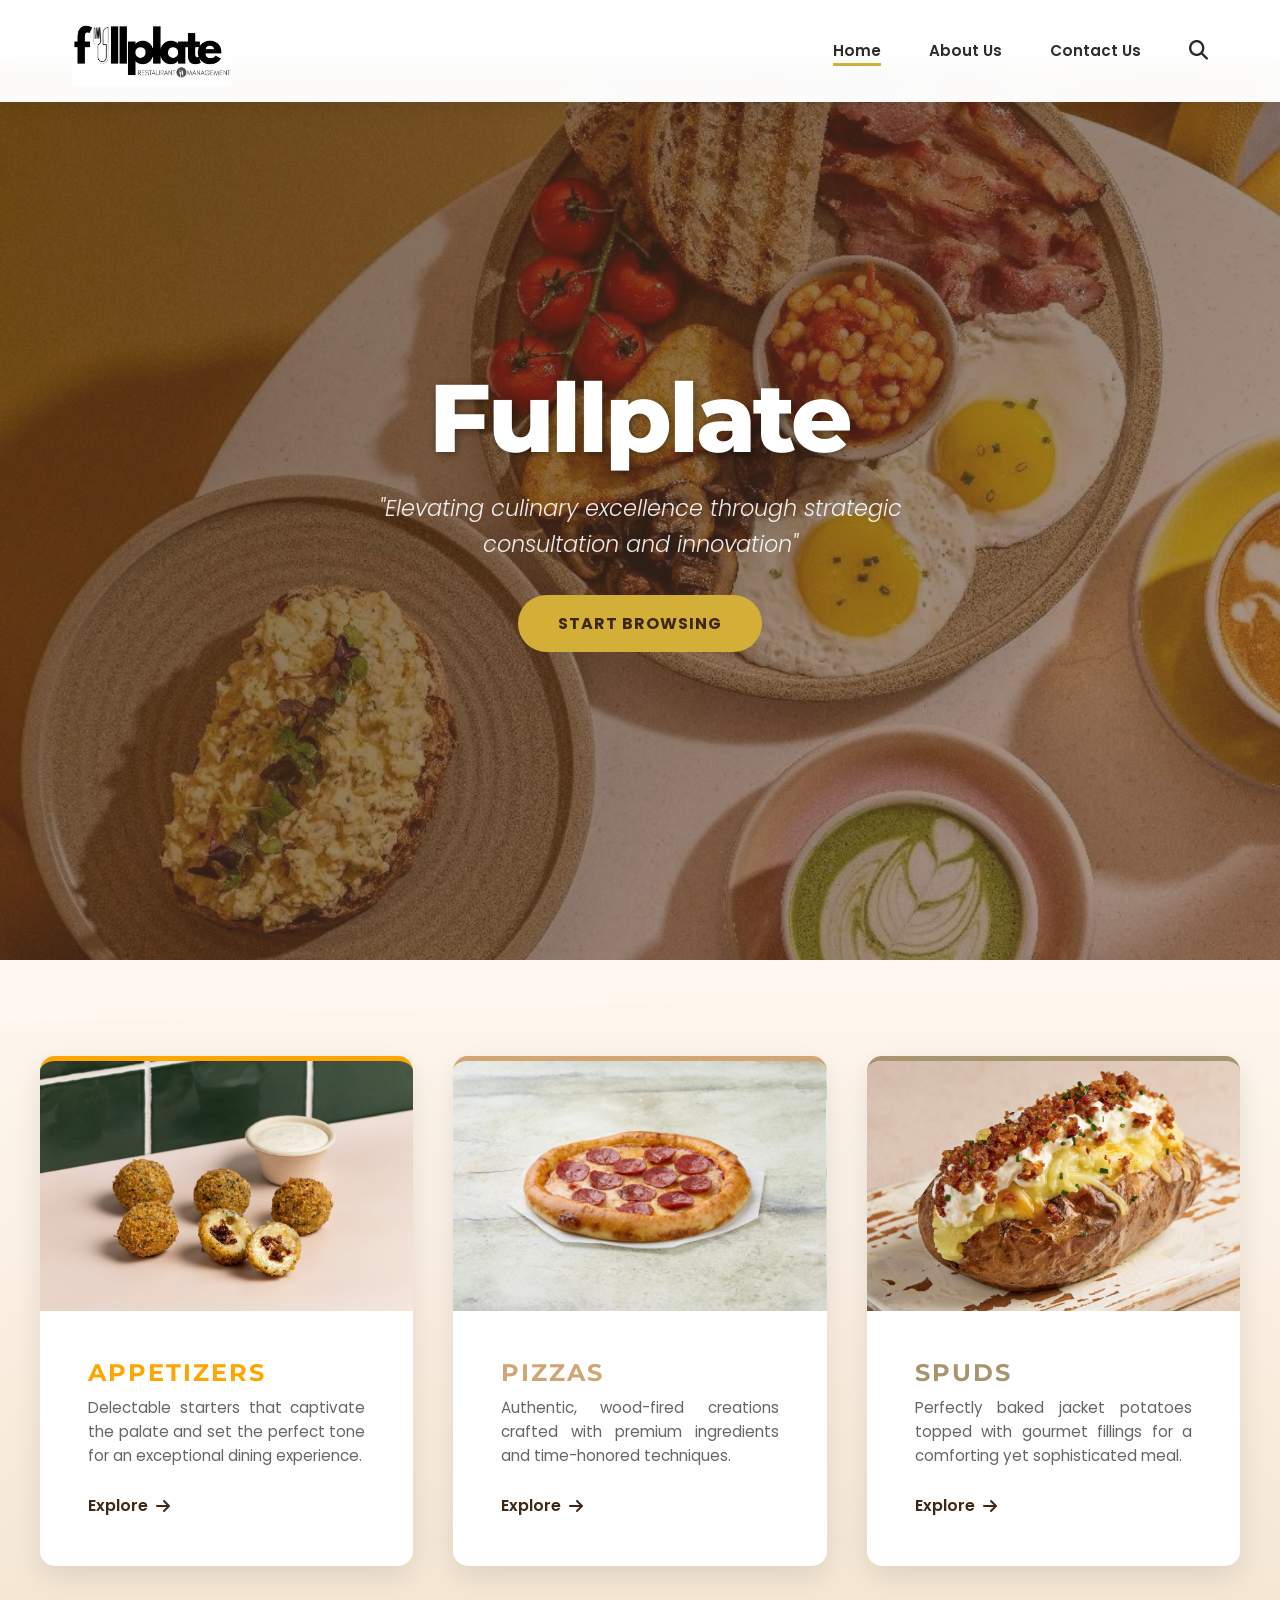
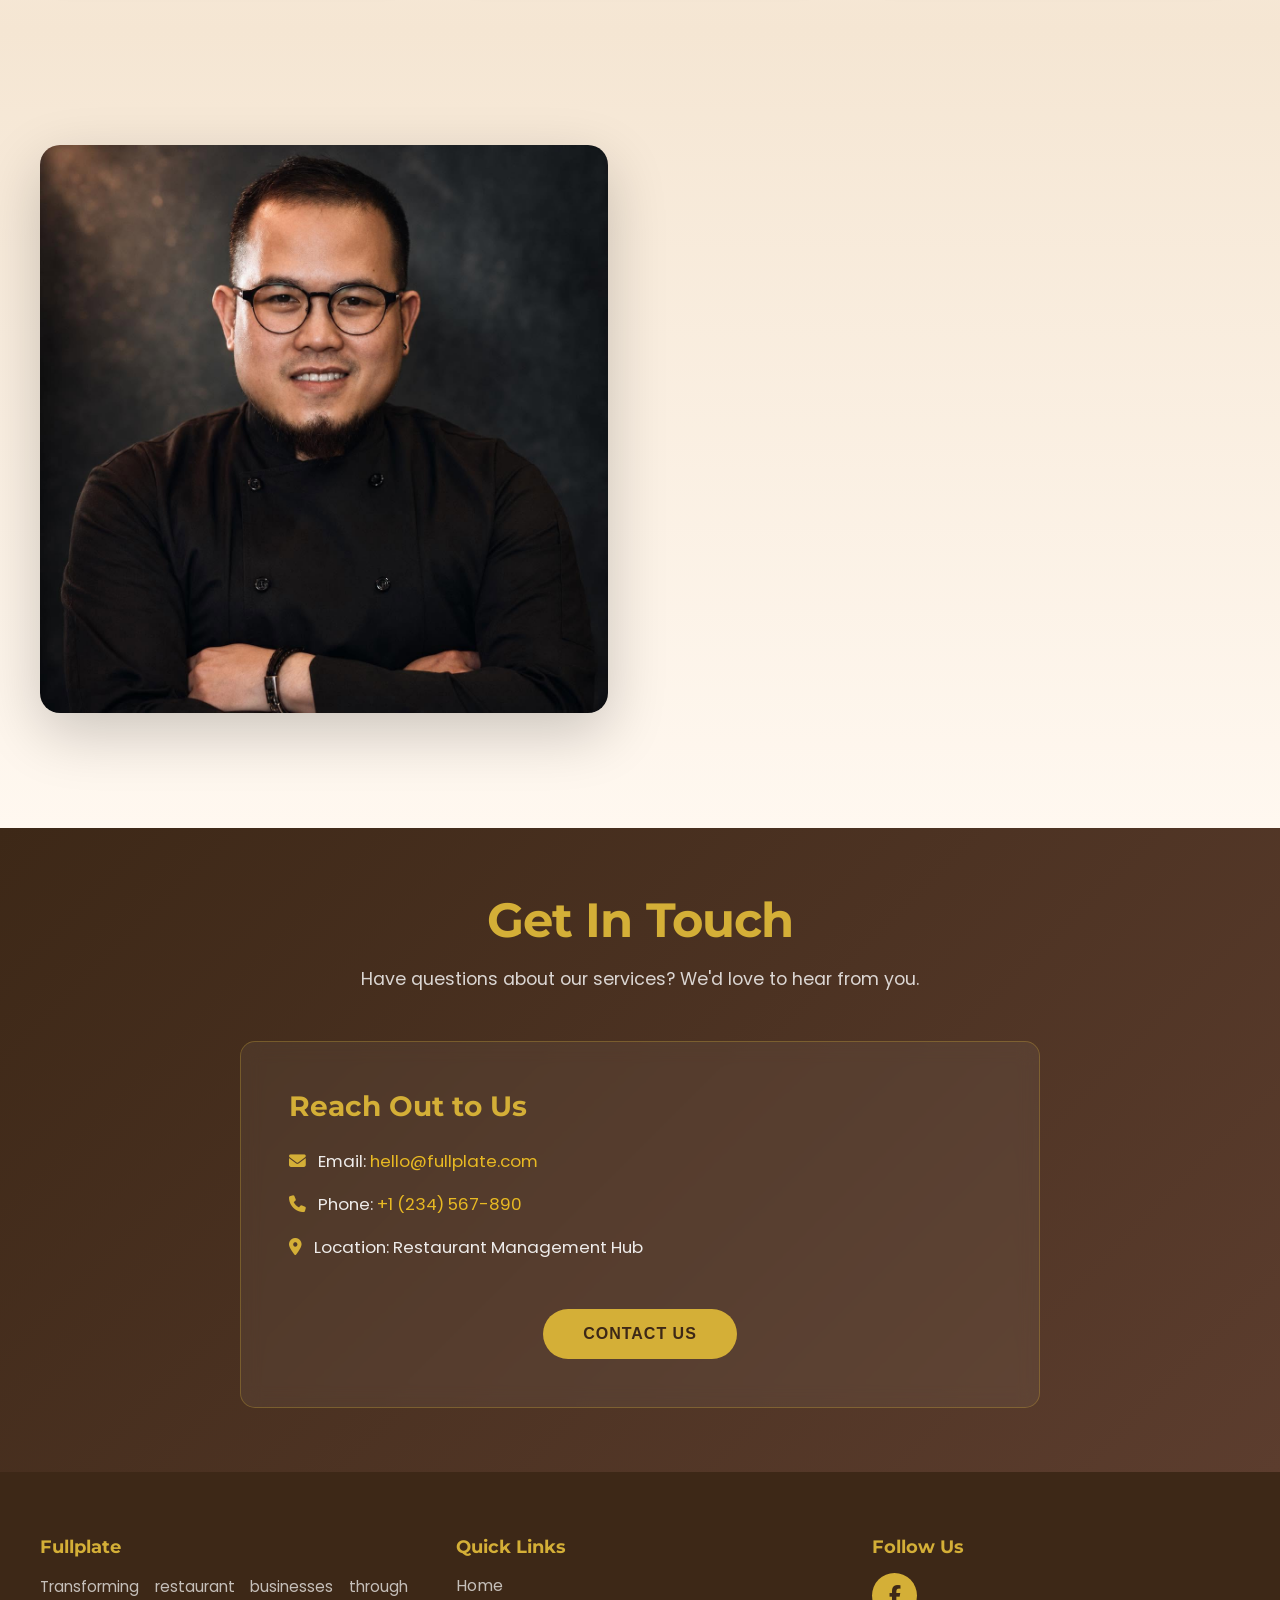
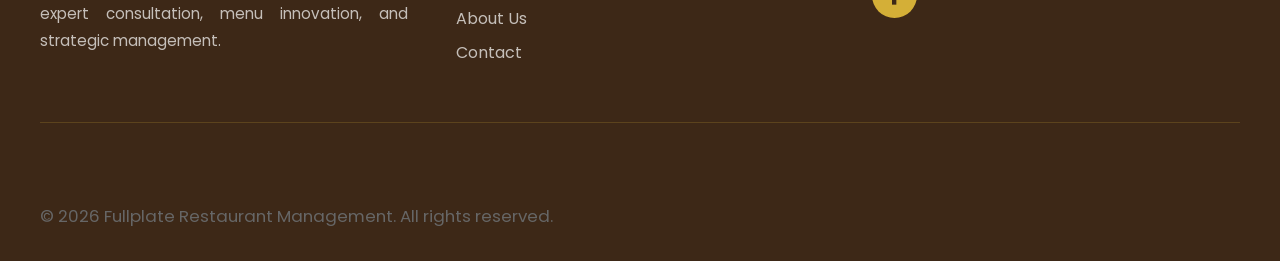
<file: index.html>
<!DOCTYPE html>
<html lang="en">
<head>
    <meta charset="UTF-8">
    <meta name="viewport" content="width=device-width, initial-scale=1.0">
    <title>Fullplate - Restaurant Management & Consulting</title>
    <link rel="stylesheet" href="css/styles.css">
    <link rel="stylesheet" href="https://cdnjs.cloudflare.com/ajax/libs/font-awesome/6.4.0/css/all.min.css">
    <link href="https://fonts.googleapis.com/css2?family=Montserrat:wght@300;400;600;700;800&family=Poppins:wght@300;400;500;600;700&display=swap" rel="stylesheet">
</head>
<body>
    <!-- Navigation Bar -->
    <nav class="navbar">
        <div class="nav-container">
            <div class="nav-logo">
                <img src="assets/logo.jpg" alt="Fullplate Logo" class="logo-img">
            </div>
            <ul class="nav-menu">
                <li><a href="#home" class="nav-link">Home</a></li>
                <li><a href="#about" class="nav-link">About Us</a></li>
                <li><a href="#contact" class="nav-link">Contact Us</a></li>
                <li><a href="#" class="nav-link search-btn"><i class="fas fa-search"></i></a></li>
            </ul>
            <div class="hamburger">
                <span></span>
                <span></span>
                <span></span>
            </div>
        </div>
    </nav>

    <!-- Hero Section -->
    <section id="home" class="hero">
        <div class="hero-background" style="background-image: url('assets/hero_section.jpg');">
            <div class="hero-overlay"></div>
        </div>
        <div class="hero-content">
            <div class="hero-text">
                <h1 class="hero-title">Fullplate</h1>
                <p class="hero-quote">"Elevating culinary excellence through strategic consultation and innovation"</p>
                <a href="#products" class="cta-button">Start Browsing</a>
            </div>
        </div>
    </section>

    <!-- Features / Product Categories Section -->
    <section id="products" class="features-section">
        <div class="features-container">
            <!-- Appetizers -->
            <div class="feature-card appetizers-card">
                <div class="feature-image">
                    <div class="feature-slider">
                        <div class="feature-slide"><img src="assets/appetizers_1.jpg" alt="Appetizers"></div>
                        <div class="feature-slide"><img src="assets/appetizers_2.jpg" alt="Appetizers"></div>
                        <div class="feature-slide"><img src="assets/appetizers_3.jpg" alt="Appetizers"></div>
                    </div>
                </div>
                <div class="feature-content">
                    <h2 class="feature-title">Appetizers</h2>
                    <p class="feature-description">Delectable starters that captivate the palate and set the perfect tone for an exceptional dining experience.</p>
                    <a href="#" class="feature-link">Explore <i class="fas fa-arrow-right"></i></a>
                </div>
            </div>

            <!-- Pizzas -->
            <div class="feature-card pizzas-card">
                <div class="feature-image">
                    <div class="feature-slider">
                        <div class="feature-slide"><img src="assets/pizza_1.jpg" alt="Pizzas"></div>
                        <div class="feature-slide"><img src="assets/pizza_2.jpg" alt="Pizzas"></div>
                        <div class="feature-slide"><img src="assets/pizza_3.jpg" alt="Pizzas"></div>
                    </div>
                </div>
                <div class="feature-content">
                    <h2 class="feature-title">Pizzas</h2>
                    <p class="feature-description">Authentic, wood-fired creations crafted with premium ingredients and time-honored techniques.</p>
                    <a href="#" class="feature-link">Explore <i class="fas fa-arrow-right"></i></a>
                </div>
            </div>

            <!-- Spuds (Jacket Potatoes) -->
            <div class="feature-card spuds-card">
                <div class="feature-image">
                    <div class="feature-slider">
                        <div class="feature-slide"><img src="assets/spuds_1.jpg" alt="Spuds"></div>
                        <div class="feature-slide"><img src="assets/spuds_2.jpg" alt="Spuds"></div>
                        <div class="feature-slide"><img src="assets/spuds_3.jpg" alt="Spuds"></div>
                    </div>
                </div>
                <div class="feature-content">
                    <h2 class="feature-title">Spuds</h2>
                    <p class="feature-description">Perfectly baked jacket potatoes topped with gourmet fillings for a comforting yet sophisticated meal.</p>
                    <a href="#" class="feature-link">Explore <i class="fas fa-arrow-right"></i></a>
                </div>
            </div>
        </div>
    </section>

    <!-- Chef Spotlight Section -->
    <section id="about" class="chef-spotlight">
        <div class="chef-container">
            <div class="chef-image-wrapper">
                <img src="assets/chef_portrait.jpg" alt="Chef Airo Malinao" class="chef-image">
            </div>
            <div class="chef-content">
                <h2 class="chef-title">Meet the Visionary</h2>
                <h3 class="chef-name">Chef Airo Malinao</h3>
                <div class="chef-credentials">
                    <p class="credential-item"><i class="fas fa-certificate"></i> Certified Hospitality Professional®</p>
                    <p class="credential-item"><i class="fas fa-graduation-cap"></i> Master's in Business Administration</p>
                    <p class="credential-item"><i class="fas fa-book"></i> BSHRM - Specialized in Culinary Arts</p>
                    <p class="credential-item"><i class="fas fa-briefcase"></i> 19 Years F&B Industry Experience (15 Years Managerial)</p>
                    <p class="credential-item"><i class="fas fa-chart-line"></i> F&B Operations Manager & Business Consultant</p>
                    <p class="credential-item"><i class="fas fa-star"></i> Created Over 20 Brands</p>
                    <p class="credential-item"><i class="fas fa-chalkboard-user"></i> Culinary Educator</p>
                    <p class="credential-item"><i class="fas fa-crown"></i> Corporate Executive Chef - Multiple Brands</p>
                </div>
                <p class="chef-bio">With nearly two decades of expertise in the food and beverage industry, Chef Airo Malinao combines culinary excellence with strategic business acumen. His proven track record includes developing successful restaurant concepts, optimizing F&B operations, and mentoring culinary professionals worldwide.</p>
            </div>
        </div>
    </section>

    <!-- Contact Section Placeholder -->
    <section id="contact" class="contact-section">
        <div class="contact-container">
            <h2 class="section-title">Get In Touch</h2>
            <p class="section-subtitle">Have questions about our services? We'd love to hear from you.</p>
            <div class="contact-content">
                <div class="contact-info">
                    <h3>Reach Out to Us</h3>
                    <p><i class="fas fa-envelope"></i> Email: <a href="mailto:hello@fullplate.com">hello@fullplate.com</a></p>
                    <p><i class="fas fa-phone"></i> Phone: <a href="tel:+1234567890">+1 (234) 567-890</a></p>
                    <p><i class="fas fa-map-marker-alt"></i> Location: Restaurant Management Hub</p>
                </div>
                <button class="cta-button">Contact Us</button>
            </div>
        </div>
    </section>

    <!-- Footer -->
    <footer class="footer">
        <div class="footer-container">
            <div class="footer-content">
                <div class="footer-section">
                    <h4>Fullplate</h4>
                    <p>Transforming restaurant businesses through expert consultation, menu innovation, and strategic management.</p>
                </div>
                <div class="footer-section">
                    <h4>Quick Links</h4>
                    <ul>
                        <li><a href="#home">Home</a></li>
                        <li><a href="#about">About Us</a></li>
                        <li><a href="#contact">Contact</a></li>
                    </ul>
                </div>
                <div class="footer-section social">
                    <h4>Follow Us</h4>
                    <div class="social-links">
                        <a href="https://www.facebook.com/fullplateconsultancy" target="_blank" class="social-icon">
                            <i class="fab fa-facebook-f"></i>
                        </a>
                    </div>
                </div>
            </div>
            <div class="footer-bottom">
                <p>&copy; 2026 Fullplate Restaurant Management. All rights reserved.</p>
            </div>
        </div>
    </footer>

    <script src="js/script.js"></script>
</body>
</html>
</file>
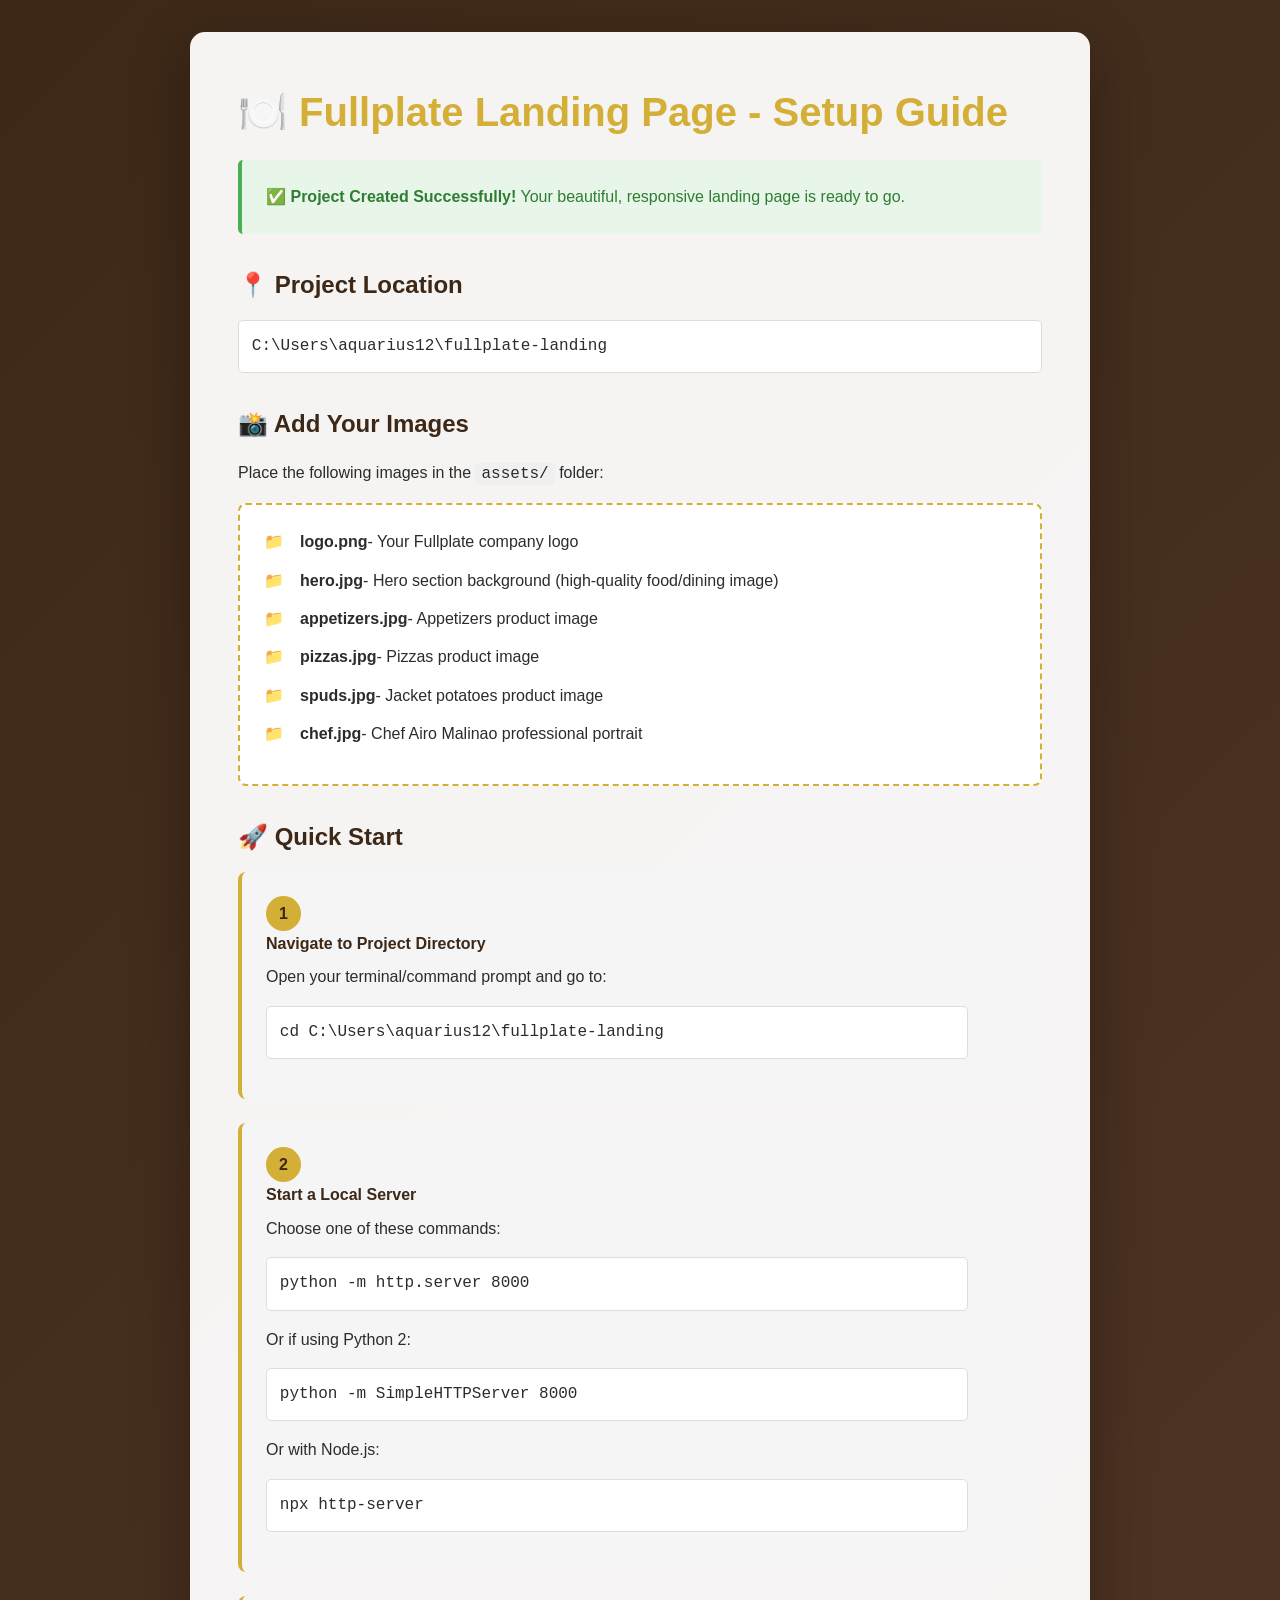
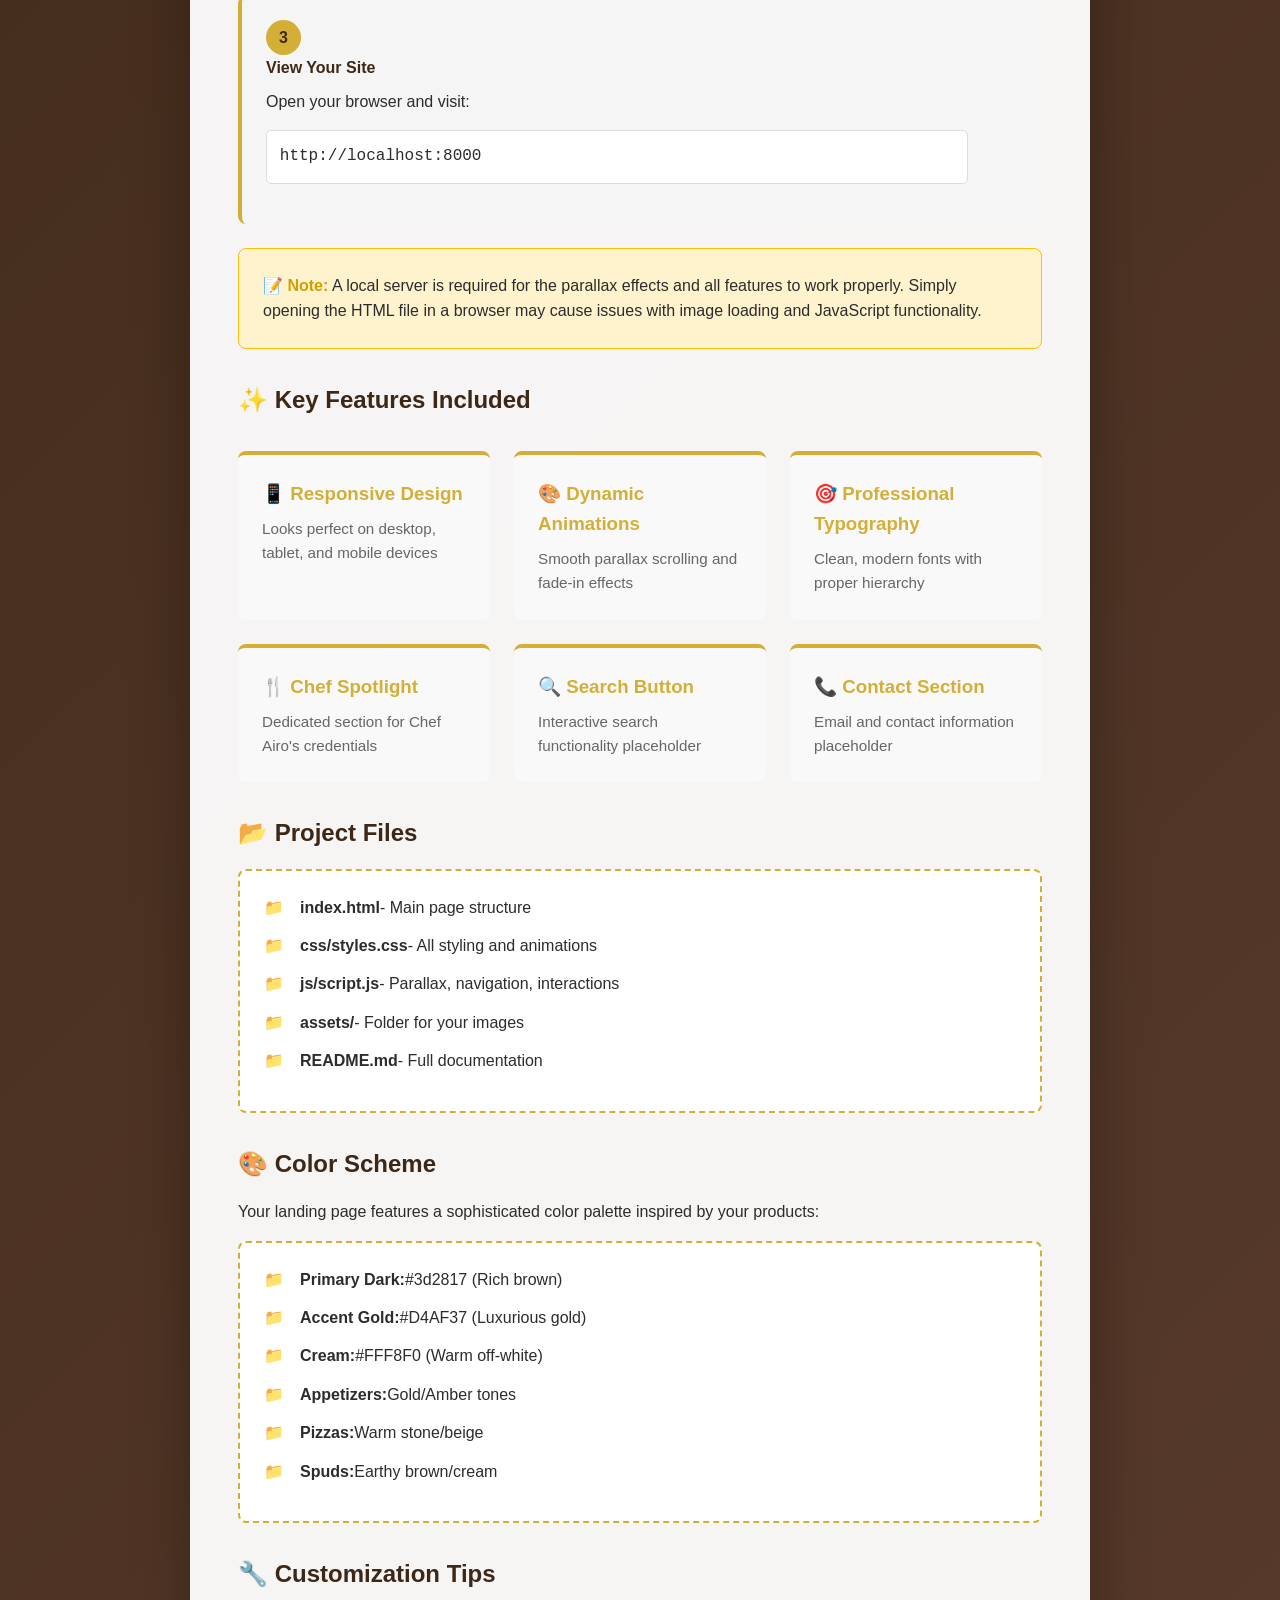
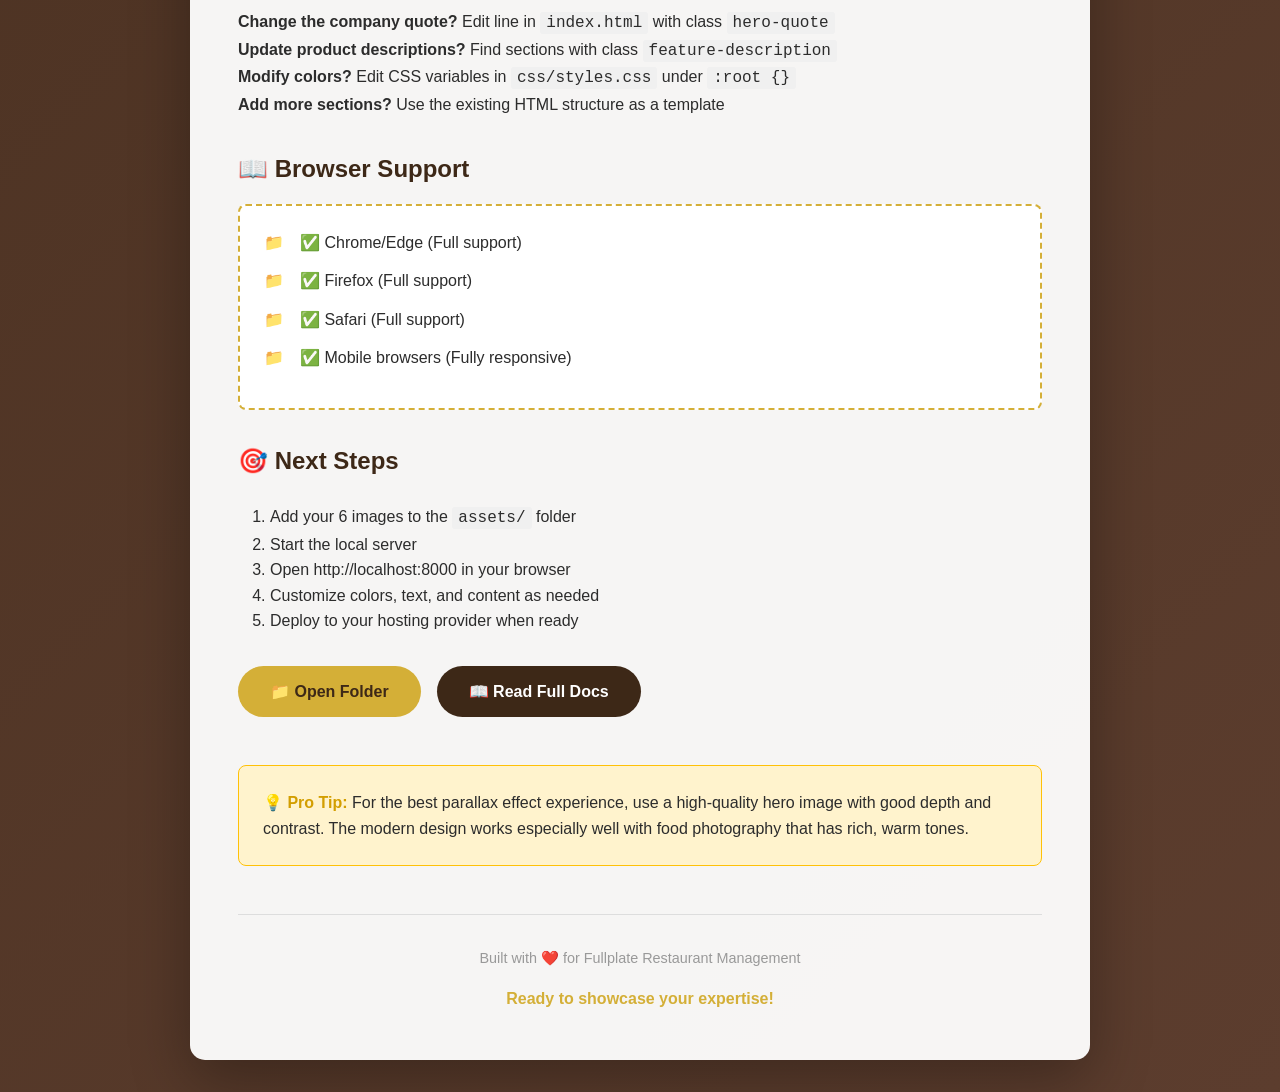
<file: SETUP.html>
<!DOCTYPE html>
<html lang="en">
<head>
    <meta charset="UTF-8">
    <meta name="viewport" content="width=device-width, initial-scale=1.0">
    <title>Fullplate Setup Guide</title>
    <style>
        * {
            margin: 0;
            padding: 0;
            box-sizing: border-box;
        }

        body {
            font-family: 'Poppins', -apple-system, BlinkMacSystemFont, 'Segoe UI', Roboto, sans-serif;
            background: linear-gradient(135deg, #3d2817 0%, #5c3d2e 100%);
            color: #fff;
            line-height: 1.6;
            padding: 2rem;
        }

        .container {
            max-width: 900px;
            margin: 0 auto;
            background: rgba(255, 255, 255, 0.95);
            color: #2c2c2c;
            border-radius: 15px;
            padding: 3rem;
            box-shadow: 0 20px 60px rgba(0, 0, 0, 0.3);
        }

        h1 {
            color: #D4AF37;
            margin-bottom: 1rem;
            font-size: 2.5rem;
        }

        h2 {
            color: #3d2817;
            margin-top: 2rem;
            margin-bottom: 1rem;
            font-size: 1.5rem;
        }

        .success {
            background: #e8f5e9;
            border-left: 4px solid #4caf50;
            padding: 1.5rem;
            margin-bottom: 2rem;
            border-radius: 5px;
        }

        .success p {
            color: #2e7d32;
            margin: 0;
        }

        .step {
            background: #f5f5f5;
            padding: 1.5rem;
            margin-bottom: 1.5rem;
            border-radius: 8px;
            border-left: 4px solid #D4AF37;
        }

        .step-number {
            display: inline-block;
            background: #D4AF37;
            color: #3d2817;
            width: 35px;
            height: 35px;
            border-radius: 50%;
            text-align: center;
            line-height: 35px;
            font-weight: bold;
            margin-right: 1rem;
            vertical-align: top;
        }

        .step-content {
            display: inline-block;
            vertical-align: top;
            width: calc(100% - 50px);
        }

        .step-title {
            font-weight: 600;
            color: #3d2817;
            margin-bottom: 0.5rem;
        }

        .file-path {
            background: #fff;
            padding: 0.8rem;
            border-radius: 5px;
            font-family: 'Courier New', monospace;
            margin: 1rem 0;
            border: 1px solid #ddd;
            word-break: break-all;
        }

        .image-list {
            background: #fff;
            border: 2px dashed #D4AF37;
            padding: 1.5rem;
            border-radius: 8px;
            margin: 1rem 0;
        }

        .image-list li {
            margin-bottom: 0.8rem;
            list-style: none;
            display: flex;
            align-items: center;
        }

        .image-list li:before {
            content: "📁";
            margin-right: 1rem;
        }

        code {
            background: #f0f0f0;
            padding: 2px 6px;
            border-radius: 3px;
            font-family: 'Courier New', monospace;
        }

        .button-group {
            display: flex;
            gap: 1rem;
            margin-top: 2rem;
            flex-wrap: wrap;
        }

        button {
            padding: 1rem 2rem;
            border: none;
            border-radius: 50px;
            font-weight: 600;
            cursor: pointer;
            transition: all 0.3s ease;
            font-size: 1rem;
        }

        .btn-primary {
            background: #D4AF37;
            color: #3d2817;
        }

        .btn-primary:hover {
            background: #E8B923;
            transform: translateY(-2px);
        }

        .btn-secondary {
            background: #3d2817;
            color: #fff;
        }

        .btn-secondary:hover {
            background: #5c3d2e;
            transform: translateY(-2px);
        }

        .note {
            background: #fff3cd;
            border: 1px solid #ffc107;
            padding: 1.5rem;
            border-radius: 8px;
            margin: 1.5rem 0;
        }

        .note strong {
            color: #d39e00;
        }

        .features {
            display: grid;
            grid-template-columns: repeat(auto-fit, minmax(250px, 1fr));
            gap: 1.5rem;
            margin-top: 2rem;
        }

        .feature-box {
            background: #f9f9f9;
            padding: 1.5rem;
            border-radius: 8px;
            border-top: 4px solid #D4AF37;
        }

        .feature-box h3 {
            color: #D4AF37;
            margin-bottom: 0.5rem;
        }

        .feature-box p {
            color: #666;
            font-size: 0.95rem;
        }
    </style>
</head>
<body>
    <div class="container">
        <h1>🍽️ Fullplate Landing Page - Setup Guide</h1>

        <div class="success">
            <p>✅ <strong>Project Created Successfully!</strong> Your beautiful, responsive landing page is ready to go.</p>
        </div>

        <h2>📍 Project Location</h2>
        <div class="file-path">
            C:\Users\aquarius12\fullplate-landing
        </div>

        <h2>📸 Add Your Images</h2>
        <p>Place the following images in the <code>assets/</code> folder:</p>
        <ul class="image-list">
            <li><strong>logo.png</strong> - Your Fullplate company logo</li>
            <li><strong>hero.jpg</strong> - Hero section background (high-quality food/dining image)</li>
            <li><strong>appetizers.jpg</strong> - Appetizers product image</li>
            <li><strong>pizzas.jpg</strong> - Pizzas product image</li>
            <li><strong>spuds.jpg</strong> - Jacket potatoes product image</li>
            <li><strong>chef.jpg</strong> - Chef Airo Malinao professional portrait</li>
        </ul>

        <h2>🚀 Quick Start</h2>

        <div class="step">
            <div class="step-number">1</div>
            <div class="step-content">
                <div class="step-title">Navigate to Project Directory</div>
                <p>Open your terminal/command prompt and go to:</p>
                <div class="file-path">cd C:\Users\aquarius12\fullplate-landing</div>
            </div>
        </div>

        <div class="step">
            <div class="step-number">2</div>
            <div class="step-content">
                <div class="step-title">Start a Local Server</div>
                <p>Choose one of these commands:</p>
                <div class="file-path">python -m http.server 8000</div>
                <p style="margin-top: 0.5rem;">Or if using Python 2:</p>
                <div class="file-path">python -m SimpleHTTPServer 8000</div>
                <p style="margin-top: 0.5rem;">Or with Node.js:</p>
                <div class="file-path">npx http-server</div>
            </div>
        </div>

        <div class="step">
            <div class="step-number">3</div>
            <div class="step-content">
                <div class="step-title">View Your Site</div>
                <p>Open your browser and visit:</p>
                <div class="file-path">http://localhost:8000</div>
            </div>
        </div>

        <div class="note">
            <strong>📝 Note:</strong> A local server is required for the parallax effects and all features to work properly. Simply opening the HTML file in a browser may cause issues with image loading and JavaScript functionality.
        </div>

        <h2>✨ Key Features Included</h2>
        <div class="features">
            <div class="feature-box">
                <h3>📱 Responsive Design</h3>
                <p>Looks perfect on desktop, tablet, and mobile devices</p>
            </div>
            <div class="feature-box">
                <h3>🎨 Dynamic Animations</h3>
                <p>Smooth parallax scrolling and fade-in effects</p>
            </div>
            <div class="feature-box">
                <h3>🎯 Professional Typography</h3>
                <p>Clean, modern fonts with proper hierarchy</p>
            </div>
            <div class="feature-box">
                <h3>🍴 Chef Spotlight</h3>
                <p>Dedicated section for Chef Airo's credentials</p>
            </div>
            <div class="feature-box">
                <h3>🔍 Search Button</h3>
                <p>Interactive search functionality placeholder</p>
            </div>
            <div class="feature-box">
                <h3>📞 Contact Section</h3>
                <p>Email and contact information placeholder</p>
            </div>
        </div>

        <h2>📂 Project Files</h2>
        <ul class="image-list">
            <li><strong>index.html</strong> - Main page structure</li>
            <li><strong>css/styles.css</strong> - All styling and animations</li>
            <li><strong>js/script.js</strong> - Parallax, navigation, interactions</li>
            <li><strong>assets/</strong> - Folder for your images</li>
            <li><strong>README.md</strong> - Full documentation</li>
        </ul>

        <h2>🎨 Color Scheme</h2>
        <p>Your landing page features a sophisticated color palette inspired by your products:</p>
        <ul class="image-list">
            <li><strong>Primary Dark:</strong> #3d2817 (Rich brown)</li>
            <li><strong>Accent Gold:</strong> #D4AF37 (Luxurious gold)</li>
            <li><strong>Cream:</strong> #FFF8F0 (Warm off-white)</li>
            <li><strong>Appetizers:</strong> Gold/Amber tones</li>
            <li><strong>Pizzas:</strong> Warm stone/beige</li>
            <li><strong>Spuds:</strong> Earthy brown/cream</li>
        </ul>

        <h2>🔧 Customization Tips</h2>
        <p><strong>Change the company quote?</strong> Edit line in <code>index.html</code> with class <code>hero-quote</code></p>
        <p><strong>Update product descriptions?</strong> Find sections with class <code>feature-description</code></p>
        <p><strong>Modify colors?</strong> Edit CSS variables in <code>css/styles.css</code> under <code>:root {}</code></p>
        <p><strong>Add more sections?</strong> Use the existing HTML structure as a template</p>

        <h2>📖 Browser Support</h2>
        <ul class="image-list">
            <li>✅ Chrome/Edge (Full support)</li>
            <li>✅ Firefox (Full support)</li>
            <li>✅ Safari (Full support)</li>
            <li>✅ Mobile browsers (Fully responsive)</li>
        </ul>

        <h2>🎯 Next Steps</h2>
        <ol style="padding-left: 2rem; margin: 1.5rem 0;">
            <li>Add your 6 images to the <code>assets/</code> folder</li>
            <li>Start the local server</li>
            <li>Open http://localhost:8000 in your browser</li>
            <li>Customize colors, text, and content as needed</li>
            <li>Deploy to your hosting provider when ready</li>
        </ol>

        <div class="button-group">
            <button class="btn-primary" onclick="alert('Navigate to: C:\\Users\\aquarius12\\fullplate-landing')">📁 Open Folder</button>
            <button class="btn-secondary" onclick="window.open('file:///C:/Users/aquarius12/fullplate-landing/README.md')">📖 Read Full Docs</button>
        </div>

        <div class="note" style="margin-top: 3rem;">
            <strong>💡 Pro Tip:</strong> For the best parallax effect experience, use a high-quality hero image with good depth and contrast. The modern design works especially well with food photography that has rich, warm tones.
        </div>

        <div style="text-align: center; margin-top: 3rem; padding-top: 2rem; border-top: 1px solid #ddd;">
            <p style="color: #999; font-size: 0.9rem;">Built with ❤️ for Fullplate Restaurant Management</p>
            <p style="color: #D4AF37; font-weight: 600; margin-top: 1rem;">Ready to showcase your expertise!</p>
        </div>
    </div>
</body>
</html>
</file>
<file: css/styles.css>
/* ===========================
   GLOBAL STYLES & RESET
   =========================== */
* {
    margin: 0;
    padding: 0;
    box-sizing: border-box;
}

:root {
    /* Color Palette */
    --primary-dark: #3d2817;
    --primary-brown: #5c3d2e;
    --accent-gold: #D4AF37;
    --accent-gold-light: #E8B923;
    --cream: #FFF8F0;
    --light-beige: #F5E6D3;
    --text-dark: #2c2c2c;
    --text-light: #666666;
    --white: #FFFFFF;
    
    /* Product Colors */
    --appetizers-bg: #FFA500;
    --appetizers-accent: #FFB84D;
    --pizzas-bg: #E8D5C4;
    --pizzas-accent: #D4A574;
    --spuds-bg: #D4C5B9;
    --spuds-accent: #A8956D;
    
    /* Typography */
    --font-primary: 'Montserrat', sans-serif;
    --font-secondary: 'Poppins', sans-serif;
    
    /* Spacing */
    --spacing-xs: 0.5rem;
    --spacing-sm: 1rem;
    --spacing-md: 2rem;
    --spacing-lg: 3rem;
    --spacing-xl: 4rem;
}

html {
    scroll-behavior: smooth;
}

body {
    font-family: var(--font-secondary);
    color: var(--text-dark);
    line-height: 1.6;
    overflow-x: hidden;
}

section[id] {
    scroll-margin-top: 80px;
}

/* ===========================
   TYPOGRAPHY
   =========================== */
h1, h2, h3, h4, h5, h6 {
    font-family: var(--font-primary);
    font-weight: 700;
    line-height: 1.2;
}

h1 {
    font-size: 4.5rem;
    letter-spacing: -0.05em;
}

h2 {
    font-size: 3rem;
    letter-spacing: -0.02em;
}

h3 {
    font-size: 1.75rem;
}

p {
    font-size: 1.05rem;
    color: var(--text-light);
    text-align: justify;
    text-justify: inter-word;
}

.hero-quote {
    text-align: center;
}

/* ===========================
   NAVIGATION BAR
   =========================== */
.navbar {
    position: fixed;
    top: 0;
    width: 100%;
    background: rgba(255, 255, 255, 0.98);
    backdrop-filter: blur(10px);
    box-shadow: 0 2px 20px rgba(0, 0, 0, 0.1);
    z-index: 1000;
    transition: all 0.3s ease;
}

.nav-container {
    max-width: 1200px;
    margin: 0 auto;
    padding: 1rem 2rem;
    display: flex;
    justify-content: space-between;
    align-items: center;
}

.nav-logo img {
    height: 70px;
    max-width: 160px;
    width: auto;
    transition: transform 0.3s ease;
    display: block;
}

.nav-logo img:hover {
    transform: scale(1.05);
}

.nav-menu {
    display: flex;
    list-style: none;
    gap: 3rem;
    align-items: center;
}

.nav-link {
    text-decoration: none;
    color: var(--text-dark);
    font-weight: 600;
    font-size: 0.95rem;
    position: relative;
    transition: color 0.3s ease;
}

.nav-link::after {
    content: '';
    position: absolute;
    bottom: -5px;
    left: 0;
    width: 0;
    height: 3px;
    background: var(--accent-gold);
    transition: width 0.3s ease;
}

.nav-link:hover::after,
.nav-link.active::after {
    width: 100%;
}

.search-btn {
    font-size: 1.2rem;
    cursor: pointer;
}

.hamburger {
    display: none;
    flex-direction: column;
    cursor: pointer;
    gap: 6px;
}

.hamburger span {
    width: 25px;
    height: 3px;
    background: var(--text-dark);
    border-radius: 3px;
    transition: all 0.3s ease;
}

/* ===========================
   HERO SECTION
   =========================== */
.hero {
    position: relative;
    height: 100vh;
    display: flex;
    align-items: center;
    justify-content: center;
    margin-top: 60px;
    overflow: hidden;
}

.hero-background {
    position: absolute;
    top: 0;
    left: 0;
    width: 100%;
    height: 100%;
    background-size: cover;
    background-position: center;
    background-attachment: scroll;
    z-index: 1;
}

.hero-overlay {
    position: absolute;
    top: 0;
    left: 0;
    width: 100%;
    height: 100%;
    background: linear-gradient(135deg, rgba(61, 40, 23, 0.7) 0%, rgba(92, 61, 46, 0.5) 100%);
    z-index: 2;
}

.hero-content {
    position: relative;
    z-index: 3;
    text-align: center;
    color: var(--white);
    max-width: 600px;
    padding: 2rem;
}

.hero-title {
    font-size: 6rem;
    font-weight: 800;
    letter-spacing: -0.03em;
    margin-bottom: 1rem;
    text-shadow: 2px 2px 8px rgba(0, 0, 0, 0.4);
    animation: fadeInUp 0.8s ease 0.2s both;
}

.hero-quote {
    font-size: 1.4rem;
    font-weight: 300;
    font-style: italic;
    margin-bottom: 2rem;
    color: rgba(255, 255, 255, 0.9);
    animation: fadeInUp 0.8s ease 0.4s both;
}

.cta-button {
    display: inline-block;
    padding: 1rem 2.5rem;
    background: var(--accent-gold);
    color: var(--primary-dark);
    border: none;
    border-radius: 50px;
    font-weight: 700;
    font-size: 1rem;
    cursor: pointer;
    transition: all 0.3s ease;
    text-transform: uppercase;
    letter-spacing: 1px;
    animation: fadeInUp 0.8s ease 0.6s both;
    text-decoration: none;
}

.cta-button:hover {
    background: var(--accent-gold-light);
    transform: translateY(-3px);
    box-shadow: 0 10px 30px rgba(212, 175, 55, 0.3);
}

/* ===========================
   FEATURES / PRODUCTS SECTION
   =========================== */
.features-section {
    padding: var(--spacing-xl) var(--spacing-md);
    background: linear-gradient(180deg, var(--cream) 0%, var(--light-beige) 100%);
    position: relative;
}

.features-section::before {
    content: '';
    position: absolute;
    top: -1px;
    left: 0;
    width: 100%;
    height: 80px;
    background: var(--cream);
    clip-path: polygon(0 0, 100% 0, 100% 30%, 0 80%);
}

.features-container {
    max-width: 1200px;
    margin: 0 auto;
    display: grid;
    grid-template-columns: repeat(auto-fit, minmax(300px, 1fr));
    gap: 2.5rem;
    padding-top: 2rem;
}

.feature-card {
    background: var(--white);
    border-radius: 15px;
    overflow: hidden;
    box-shadow: 0 10px 30px rgba(0, 0, 0, 0.1);
    transition: all 0.3s ease;
    cursor: pointer;
}

..feature-card:hover {
    transform: translateY(-10px);
    box-shadow: 0 20px 50px rgba(0, 0, 0, 0.15);
}

.feature-image {
    width: 100%;
    height: 250px;
    overflow: hidden;
    position: relative;
}

.feature-slider {
    height: 100%;
    display: flex;
    position: absolute;
    top: 0;
    left: 0;
    width: 100%;
    transition: transform 0.8s ease;
    will-change: transform;
}

.feature-slide {
    min-width: 100%;
    height: 100%;
    overflow: hidden;
    position: relative;
}

.feature-slide img {
    width: 100%;
    height: 100%;
    object-fit: cover;
    display: block;
    transition: transform 0.8s ease;
    transform-origin: center center;
}

.feature-card:hover .feature-slide img {
    transform: scale(1.1);
}

.feature-content {
    padding: var(--spacing-lg);
    position: relative;
}

/* Appetizers Card */
.appetizers-card {
    border-top: 5px solid var(--appetizers-bg);
}

.appetizers-card .feature-image {
    background: linear-gradient(135deg, var(--appetizers-bg) 0%, var(--appetizers-accent) 100%);
}

.appetizers-card .feature-title {
    color: var(--appetizers-bg);
}

/* Pizzas Card */
.pizzas-card {
    border-top: 5px solid var(--pizzas-accent);
}

.pizzas-card .feature-image {
    background: linear-gradient(135deg, var(--pizzas-bg) 0%, var(--pizzas-accent) 100%);
}

.pizzas-card .feature-title {
    color: var(--pizzas-accent);
}

/* Spuds Card */
.spuds-card {
    border-top: 5px solid var(--spuds-accent);
}

.spuds-card .feature-image {
    background: linear-gradient(135deg, var(--spuds-bg) 0%, var(--spuds-accent) 100%);
}

.spuds-card .feature-title {
    color: var(--spuds-accent);
}

.feature-title {
    font-size: 1.5rem;
    margin-bottom: 0.5rem;
    text-transform: uppercase;
    letter-spacing: 2px;
}

.feature-description {
    margin-bottom: 1.5rem;
    color: var(--text-light);
    font-size: 0.95rem;
}

.feature-link {
    display: inline-flex;
    align-items: center;
    gap: 0.5rem;
    text-decoration: none;
    font-weight: 600;
    color: var(--primary-dark);
    transition: all 0.3s ease;
}

.feature-link:hover {
    gap: 1rem;
    color: var(--accent-gold);
}

/* ===========================
   CHEF SPOTLIGHT SECTION
   =========================== */
.chef-spotlight {
    padding: var(--spacing-xl) var(--spacing-md);
    background: linear-gradient(180deg, var(--light-beige) 0%, var(--cream) 100%);
    position: relative;
    overflow: hidden;
}

.chef-container {
    max-width: 1200px;
    margin: 0 auto;
    display: grid;
    grid-template-columns: 1fr 1fr;
    gap: var(--spacing-xl);
    align-items: center;
}

.chef-image-wrapper {
    position: relative;
    border-radius: 20px;
    overflow: hidden;
    box-shadow: 0 20px 60px rgba(0, 0, 0, 0.2);
    min-height: 420px;
}

.chef-image {
    width: 100%;
    height: 100%;
    object-fit: cover;
    object-position: center;
    display: block;
}

.chef-content {
    z-index: 10;
}

.chef-title {
    color: var(--primary-dark);
    font-size: 0.9rem;
    text-transform: uppercase;
    letter-spacing: 2px;
    margin-bottom: 0.5rem;
}

.chef-name {
    font-size: 2.5rem;
    color: var(--accent-gold);
    margin-bottom: 1.5rem;
}

.chef-credentials {
    background: rgba(212, 175, 55, 0.1);
    padding: var(--spacing-lg);
    border-radius: 10px;
    margin-bottom: var(--spacing-lg);
    border-left: 4px solid var(--accent-gold);
}

.credential-item {
    display: flex;
    align-items: flex-start;
    margin-bottom: 0.8rem;
    font-size: 0.95rem;
}

.credential-item i {
    color: var(--accent-gold);
    margin-right: 1rem;
    margin-top: 2px;
    width: 20px;
    text-align: center;
}

.credential-item:last-child {
    margin-bottom: 0;
}

.chef-bio {
    color: var(--text-light);
    line-height: 1.8;
    font-size: 1rem;
}

/* ===========================
   CONTACT SECTION
   =========================== */
.contact-section {
    padding: var(--spacing-xl) var(--spacing-md);
    background: linear-gradient(135deg, var(--primary-dark) 0%, var(--primary-brown) 100%);
    color: var(--white);
    text-align: center;
}

.contact-container {
    max-width: 800px;
    margin: 0 auto;
}

.section-title {
    color: var(--accent-gold);
    margin-bottom: 1rem;
}

.section-subtitle {
    color: rgba(255, 255, 255, 0.8);
    margin-bottom: var(--spacing-lg);
    font-size: 1.1rem;
    text-align: center;
}

.contact-content {
    background: rgba(255, 255, 255, 0.05);
    padding: var(--spacing-lg);
    border-radius: 15px;
    border: 1px solid rgba(212, 175, 55, 0.3);
    backdrop-filter: blur(10px);
}

.contact-info {
    text-align: left;
    margin-bottom: var(--spacing-lg);
}

.contact-info h3 {
    color: var(--accent-gold);
    margin-bottom: 1.5rem;
}

.contact-info p {
    margin-bottom: 1rem;
    color: rgba(255, 255, 255, 0.9);
}

.contact-info i {
    color: var(--accent-gold);
    margin-right: 0.5rem;
}

.contact-info a {
    color: var(--accent-gold-light);
    text-decoration: none;
    transition: color 0.3s ease;
}

.contact-info a:hover {
    color: var(--white);
}

/* ===========================
   FOOTER
   =========================== */
.footer {
    background: var(--primary-dark);
    color: var(--white);
    padding: var(--spacing-xl) var(--spacing-md) var(--spacing-md);
}

.footer-container {
    max-width: 1200px;
    margin: 0 auto;
}

.footer-content {
    display: grid;
    grid-template-columns: repeat(auto-fit, minmax(250px, 1fr));
    gap: var(--spacing-lg);
    margin-bottom: var(--spacing-lg);
    padding-bottom: var(--spacing-lg);
    border-bottom: 1px solid rgba(212, 175, 55, 0.2);
}

.footer-section h4 {
    color: var(--accent-gold);
    margin-bottom: 1rem;
    font-size: 1.1rem;
}

.footer-section p {
    color: rgba(255, 255, 255, 0.7);
    font-size: 0.95rem;
    line-height: 1.8;
}

.footer-section ul {
    list-style: none;
}

.footer-section ul li {
    margin-bottom: 0.5rem;
}

.footer-section ul li a {
    color: rgba(255, 255, 255, 0.7);
    text-decoration: none;
    transition: color 0.3s ease;
}

.footer-section ul li a:hover {
    color: var(--accent-gold);
}

.social-links {
    display: flex;
    gap: 1.5rem;
    align-items: center;
}

.social-icon {
    display: inline-flex;
    align-items: center;
    justify-content: center;
    width: 45px;
    height: 45px;
    background: var(--accent-gold);
    color: var(--primary-dark);
    border-radius: 50%;
    text-decoration: none;
    font-size: 1.2rem;
    transition: all 0.3s ease;
}

.social-icon:hover {
    background: var(--accent-gold-light);
    transform: translateY(-3px);
    box-shadow: 0 10px 25px rgba(212, 175, 55, 0.4);
}

.footer-bottom {
    text-align: center;
    color: rgba(255, 255, 255, 0.6);
    font-size: 0.9rem;
    padding-top: var(--spacing-md);
}

/* ===========================
   ANIMATIONS
   =========================== */
@keyframes fadeInUp {
    from {
        opacity: 0;
        transform: translateY(30px);
    }
    to {
        opacity: 1;
        transform: translateY(0);
    }
}

@keyframes slideInLeft {
    from {
        opacity: 0;
        transform: translateX(-50px);
    }
    to {
        opacity: 1;
        transform: translateX(0);
    }
}

@keyframes slideInRight {
    from {
        opacity: 0;
        transform: translateX(50px);
    }
    to {
        opacity: 1;
        transform: translateX(0);
    }
}

/* ===========================
   RESPONSIVE DESIGN
   =========================== */
@media (max-width: 768px) {
    h1 {
        font-size: 2.5rem;
    }

    h2 {
        font-size: 2rem;
    }

    h3 {
        font-size: 1.3rem;
    }

    .nav-menu {
        display: none;
    }

    .hamburger {
        display: flex;
    }

    .hero-title {
        font-size: 3.5rem;
    }

    .hero-quote {
        font-size: 1.1rem;
    }

    .cta-button {
        padding: 0.8rem 2rem;
        font-size: 0.9rem;
    }

    .features-container {
        grid-template-columns: 1fr;
        gap: 2rem;
    }

    .chef-container {
        grid-template-columns: 1fr;
        gap: var(--spacing-lg);
    }

    .chef-image-wrapper {
        order: -1;
    }

    .footer-content {
        grid-template-columns: 1fr;
    }

    .nav-container {
        padding: 1rem;
    }

    .nav-menu {
        gap: 1.5rem;
    }
}

@media (max-width: 480px) {
    h1 {
        font-size: 2rem;
    }

    h2 {
        font-size: 1.5rem;
    }

    .hero {
        height: 80vh;
    }

    .hero-title {
        font-size: 2.5rem;
    }

    .hero-quote {
        font-size: 1rem;
    }

    .features-section,
    .chef-spotlight,
    .contact-section,
    .footer {
        padding: var(--spacing-lg) var(--spacing-sm);
    }

    .chef-credentials {
        padding: var(--spacing-md);
    }

    .credential-item {
        font-size: 0.85rem;
    }

    .feature-title {
        font-size: 1.2rem;
    }

    .contact-content {
        padding: var(--spacing-md);
    }
}
</file>
